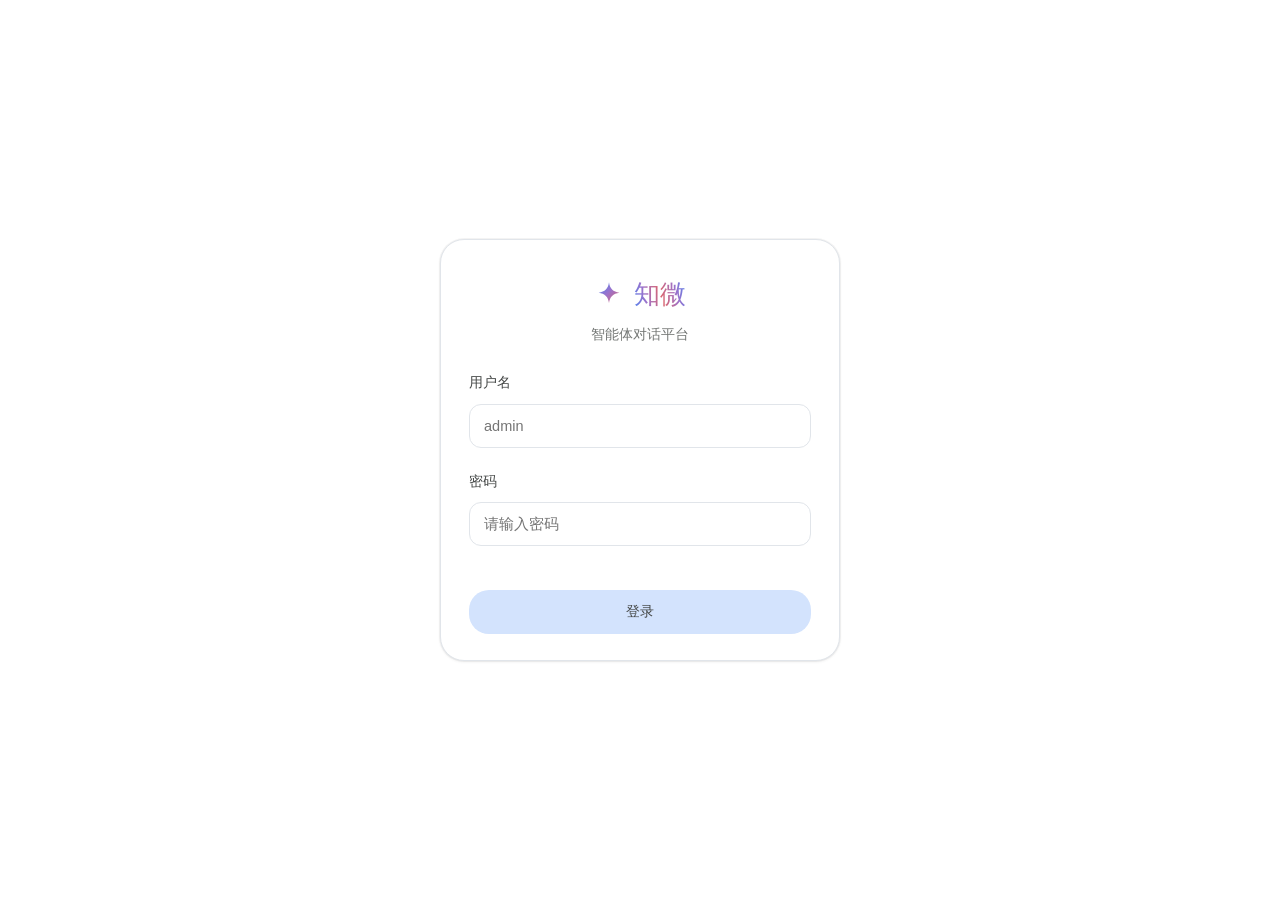
<file: src/main/resources/static/index.html>
<!DOCTYPE html>
<html lang="zh-CN" data-theme="light">
<head>
<meta charset="UTF-8">
<title>知微</title>
<script>
  // 未登录 / token 过期 / 无用户信息 → 登录页；否则进对话页
  // 直接解 JWT exp，避免"token 还在但已过期"被一路送进 chat.html 卡住
  function zwTokenValid(t) {
    if (!t) return false;
    try {
      var s = t.split('.')[1].replace(/-/g, '+').replace(/_/g, '/');
      var p = JSON.parse(decodeURIComponent(escape(atob(s))));
      return !!(p && p.exp && p.exp * 1000 > Date.now() + 5000);
    } catch (e) { return false; }
  }
  var t = localStorage.getItem('zw-token');
  var u = localStorage.getItem('zw-user');
  if (!zwTokenValid(t) || !u) {
    try { localStorage.removeItem('zw-token'); localStorage.removeItem('zw-user'); } catch (e) {}
    location.replace('html/login.html');
  } else {
    location.replace('html/chat.html');
  }
</script>
</head>
<body></body>
</html>
</file>
<file: src/main/resources/static/css/zw.css>
/* ============================================================
   知微 · 设计系统 (zw.css)
   排版与留白参考 ChatGPT，配色与品牌渐变参考 Gemini
   浅色 / 深色，靠 <html data-theme="light|dark"> 切换
   ============================================================ */

:root[data-theme="light"]{
  color-scheme:light;   /* 让原生控件（滚动条、输入框、下拉）跟着主题，不然深色下出白条 */
  --bg:#ffffff;
  --bg-side:#f0f4f9;
  --bg-hover:#e4eaf2;
  --bg-active:#d3e3fd;
  --bg-bubble:#f0f4f9;
  --bg-bubble-user:#d3e3fd;
  --bg-code:#f0f4f9;
  --bg-pop:#ffffff;

  --text:#1f1f1f;
  --text-2:#444746;
  --text-3:#747775;
  --text-4:#a2a8a5;

  --line:#e1e5ea;
  --line-soft:#eef1f4;

  --blue:#0b57d0;
  --blue-soft:#d3e3fd;
  --blue-text:#041e49;
  --purple:#8e5fd4;
  --purple-soft:#eadcff;
  --teal:#10695a;
  --teal-soft:#c8f0e4;
  --amber:#96650a;
  --amber-soft:#ffe7b2;
  --green:#1e8e3e;
  --green-soft:#ceead6;
  --cyan:#007b83;
  --cyan-soft:#cbf0f1;
  --slate:#5f6368;
  --slate-soft:#e8eaed;
  /* 淡蓝实心圆钮（头像 / 发送）：底浅蓝 + 图标深蓝 */
  --soft-blue:#a8c7fa;
  --soft-blue-hover:#96bcf9;
  --soft-blue-fg:#0b2a4a;

  /* 下面这几个之前在规则里用了但没定义，会渲染成"无背景 / 无边框"，补上 */
  --bg-muted:#f1f3f4;
  --border-strong:#c4c7c5;
  --primary-line:#a8c7fa;
  --danger:#d93025;
  --danger-soft:#fce8e6;
  --ok:#1e8e3e;
  --ok-soft:#e6f4ea;

  /* 主按钮：淡蓝底 + 深蓝字（#d3e3fd / #041e49），不再是整块深蓝 */
  --btn:#d3e3fd;
  --btn-x:#444746;
  --btn-off:#dfe3e8;

  --grad:linear-gradient(74deg,#4285f4 0%,#9b72cb 26%,#d96570 52%,#9b72cb 76%,#4285f4 100%);
  --grad-soft:linear-gradient(120deg,rgba(66,133,244,.14),rgba(155,114,203,.16) 50%,rgba(217,101,112,.14));

  --shadow:0 1px 3px rgba(0,0,0,.07), 0 0 0 1px rgba(0,0,0,.04);
  --shadow-pop:0 10px 32px rgba(11,87,208,.16), 0 2px 8px rgba(0,0,0,.06);
}

:root[data-theme="dark"]{
  color-scheme:dark;
  --bg:#1b1c1d;
  --bg-side:#282a2c;
  --bg-hover:#333537;
  --bg-active:#004a77;
  --bg-bubble:#333537;
  --bg-bubble-user:#004a77;
  --bg-code:#131314;
  --bg-pop:#282a2c;

  --text:#e3e3e3;
  --text-2:#c4c7c5;
  --text-3:#9aa0a6;
  --text-4:#6f7377;

  --line:#3c4043;
  --line-soft:#2c2e30;

  --blue:#a8c7fa;
  --blue-soft:#004a77;
  --blue-text:#c2e7ff;
  --purple:#c8a8ff;
  --purple-soft:#3d2b52;
  --teal:#7fd8c4;
  --teal-soft:#123a33;
  --amber:#f0c07a;
  --amber-soft:#4a3a1b;
  --green:#81c995;
  --green-soft:#16391f;
  --cyan:#78d9dc;
  --cyan-soft:#0d3436;
  --slate:#bdc1c6;
  --slate-soft:#3c4043;
  --soft-blue:#a8c7fa;
  --soft-blue-hover:#bcd4fb;
  --soft-blue-fg:#0b2a4a;

  --bg-muted:#2a2b2d;
  --border-strong:#5f6368;
  --primary-line:#8ab4f8;
  --danger:#f28b82;
  --danger-soft:#3b1c1a;
  --ok:#81c995;
  --ok-soft:#16391f;

  --btn:#a8c7fa;
  --btn-x:#062e6f;
  --btn-off:#3c4043;

  --grad:linear-gradient(74deg,#8ab4f8 0%,#c58af9 26%,#ff8bcb 52%,#c58af9 76%,#8ab4f8 100%);
  --grad-soft:linear-gradient(120deg,rgba(138,180,248,.16),rgba(197,138,249,.18) 50%,rgba(255,139,203,.16));

  --shadow:0 1px 3px rgba(0,0,0,.4), 0 0 0 1px rgba(255,255,255,.06);
  --shadow-pop:0 10px 32px rgba(0,0,0,.55);
}

*{box-sizing:border-box;margin:0;padding:0}
a{color:inherit;text-decoration:none}
a:hover{text-decoration:none}
button{font-family:inherit}
input,select,textarea{font-family:inherit}
html,body{height:100%}
body{
  font-family:"Google Sans",ui-sans-serif,-apple-system,BlinkMacSystemFont,"Segoe UI",Roboto,"PingFang SC","Hiragino Sans GB","Microsoft YaHei",sans-serif;
  background:var(--bg); color:var(--text);
  font-size:16px; line-height:1.75;
  -webkit-font-smoothing:antialiased;
}
svg{display:block;flex:none}
button{font-family:inherit;cursor:pointer;border:none;background:none;color:inherit;font-size:inherit}
code,pre,.mono{font-family:"Roboto Mono",ui-monospace,"SFMono-Regular",Menlo,Consolas,monospace}
::selection{background:var(--blue-soft)}

::-webkit-scrollbar{width:10px;height:10px}
::-webkit-scrollbar-track{background:transparent}
::-webkit-scrollbar-thumb{background:var(--line);border-radius:10px;border:3px solid transparent;background-clip:content-box}
::-webkit-scrollbar-thumb:hover{background:var(--text-4);background-clip:content-box}
/* 滚动条槽位常驻：列表从短变长、切页面时滚动条不再挤压内容宽度，避免整块横向抖一下 */
.side-scroll,.scroll,.page{scrollbar-gutter:stable}
/* 只写了 scrollbar-width 时浏览器会用系统默认配色（深色主题下就是白的），必须同时给 scrollbar-color */
.side-scroll,.scroll,.page,.modal-bd,.ms-pop,.rp-body,textarea{
  scrollbar-width:thin;
  scrollbar-color:var(--line) transparent;
}
.side-scroll:hover,.scroll:hover,.page:hover{scrollbar-color:var(--text-4) transparent}

/* 品牌渐变文字 */
.grad{
  background:var(--grad);-webkit-background-clip:text;background-clip:text;
  -webkit-text-fill-color:transparent;color:transparent;
}

/* ============ 外壳 ============ */
.app{display:flex;height:100vh;overflow:hidden}

/* ============ 侧栏 ============ */
.side{
  width:268px;flex:none;background:var(--bg-side);
  display:flex;flex-direction:column;overflow:hidden;
  transition:width .2s ease;
}
.side.collapsed{width:0}
.side-hd{display:flex;align-items:center;gap:2px;padding:10px 12px 4px}
.iconbtn{
  width:36px;height:36px;border-radius:50%;display:flex;align-items:center;justify-content:center;
  color:var(--text-2);flex:none;transition:background .12s;
}
.iconbtn:hover{background:var(--bg-hover)}

.brand{
  display:flex;align-items:center;gap:9px;padding:8px 16px 10px;
  font-size:19px;font-weight:500;letter-spacing:-.01em;
}
.brand .star{width:22px;height:22px;flex:none}

.newchat{
  display:flex;align-items:center;gap:10px;width:100%;
  height:44px;padding:0 12px;border-radius:22px;font-size:14.5px;font-weight:500;
  margin:0 0 8px;background:var(--bg-active);color:var(--blue-text);
  transition:filter .12s,background .12s;
}
.newchat:hover{filter:brightness(.96)}
.newchat .ring{
  width:24px;height:24px;border-radius:50%;
  display:flex;align-items:center;justify-content:center;flex:none;
}

.side-scroll{flex:1;overflow-y:auto;padding:10px 10px 8px}
.group-lbl{font-size:12.5px;font-weight:500;color:var(--text-3);padding:14px 10px 6px}
.item{
  display:block;width:100%;text-align:left;padding:9px 12px;margin-bottom:1px;
  border-radius:22px;font-size:14px;line-height:1.45;color:var(--text-2);
  white-space:nowrap;overflow:hidden;text-overflow:ellipsis;
  transition:background .1s,color .1s;
}
.item:hover{background:var(--bg-hover);color:var(--text)}
.item.active{background:var(--bg-active);color:var(--blue-text);font-weight:500}

/* 带图标的条目（侧栏导航 / 知识库列表） */
.item.flex{display:flex;align-items:center;gap:10px;padding:9px 12px 9px 11px}
.item.flex .t{flex:1;min-width:0;overflow:hidden;text-overflow:ellipsis;white-space:nowrap}
.item .ico{
  width:18px;height:18px;flex:none;display:flex;align-items:center;justify-content:center;
  color:var(--text-3);transition:color .1s;
}
.item:hover .ico{color:var(--text-2)}
.item.active .ico{color:var(--blue-text)}
.item .kbico{
  width:20px;height:20px;border-radius:6px;flex:none;
  display:flex;align-items:center;justify-content:center;
}
.kbico.b{background:var(--blue-soft);color:var(--blue-text)}
.kbico.c{background:var(--cyan-soft);color:var(--cyan)}
.kbico.a{background:var(--amber-soft);color:var(--amber)}
.kbico.s{background:var(--slate-soft);color:var(--slate)}
.item.active .kbico{box-shadow:0 0 0 1px rgba(255,255,255,.55) inset}
.item .spin{
  display:inline-block;width:11px;height:11px;margin-right:8px;vertical-align:-1px;
  border:1.5px solid currentColor;border-top-color:transparent;border-radius:50%;
  animation:sp .7s linear infinite;
}
@keyframes sp{to{transform:rotate(360deg)}}

.side-ft{border-top:1px solid var(--line-soft);padding:8px 10px}
.userrow{display:flex;align-items:center;gap:10px;padding:8px 10px;border-radius:22px;width:100%;font-size:14px}
.userrow:hover{background:var(--bg-hover)}
.avatar{
  width:28px;height:28px;border-radius:50%;flex:none;
  background:var(--soft-blue);color:var(--soft-blue-fg);
  display:flex;align-items:center;justify-content:center;font-size:12.5px;font-weight:600;
}

/* ============ 主区 ============ */
.main{flex:1;min-width:0;display:flex;flex-direction:column;background:var(--bg);position:relative}

.topbar{height:56px;flex:none;display:flex;align-items:center;gap:8px;padding:0 14px;position:relative;z-index:5}
.model{
  display:flex;align-items:center;gap:7px;height:38px;padding:0 12px;border-radius:22px;
  font-size:16px;font-weight:500;transition:background .12s;
}
.model:hover{background:var(--bg-hover)}
.model .star{width:18px;height:18px;flex:none}
.topbar-right{margin-left:auto;display:flex;align-items:center;gap:4px;padding-right:4px}

.scroll{flex:1;overflow-y:auto;overflow-x:hidden}

/* 回到底部：用户向上翻历史时出现，点一下重新跟随流式输出 */
.to-bottom{
  position:absolute;left:50%;transform:translateX(-50%);bottom:132px;
  width:34px;height:34px;border-radius:50%;z-index:6;
  display:flex;align-items:center;justify-content:center;
  background:var(--bg-pop);color:var(--text-2);
  border:1px solid var(--line);box-shadow:0 2px 10px rgba(0,0,0,.10);
  cursor:pointer;transition:opacity .16s,color .16s,border-color .16s;
}
.to-bottom:hover{color:var(--text);border-color:var(--text-4)}
.to-bottom[hidden]{display:none}
.thread{max-width:820px;margin:0 auto;padding:16px 20px 72px}  /* 底部留一点空隙，别顶到输入框 */

/* 用户消息 */
.turn-user{display:flex;flex-direction:column;align-items:flex-end;margin-bottom:28px}
.turn-user .bubble{
  max-width:72%;background:var(--bg-bubble-user);color:var(--blue-text);
  border-radius:20px;padding:11px 20px;font-size:16px;line-height:1.6;
  white-space:pre-wrap;word-break:break-word;
}

/* 助手消息 */
.turn-ai{margin-bottom:8px}
.ai-wrap{display:flex;gap:14px}
.ai-star{
  width:26px;height:26px;flex:none;margin-top:5px;
}
.ai-content{flex:1;min-width:0}
.ai-body{font-size:16px;line-height:1.78}
.ai-body p{margin:0 0 16px}
.ai-body p:last-child{margin-bottom:0}
.ai-body h3{font-size:16px;font-weight:600;margin:22px 0 8px;line-height:1.5}
.ai-body h3:first-child{margin-top:0}
.ai-body ul,.ai-body ol{margin:0 0 16px;padding-left:24px}
.ai-body li{margin:4px 0}
.ai-body strong{font-weight:600}
.ai-body a{color:var(--blue);text-decoration:none;border-bottom:1px solid currentColor}
.ai-body code{background:var(--bg-code);border-radius:6px;padding:2px 6px;font-size:14px;color:var(--text)}
.ai-body pre{background:var(--bg-code);border-radius:14px;padding:16px 18px;overflow-x:auto;margin:0 0 16px;font-size:13.5px;line-height:1.7}
.ai-body pre code{background:none;padding:0;font-size:inherit}
.ai-body table{width:100%;border-collapse:collapse;margin:0 0 16px;font-size:14.5px;border:1px solid var(--line);border-radius:12px;overflow:hidden}
.ai-body th,.ai-body td{padding:10px 14px;text-align:left;border-bottom:1px solid var(--line-soft)}
.ai-body th{background:var(--bg-side);font-weight:600;font-size:13.5px}
.ai-body tr:last-child td{border-bottom:none}

/* 行内引用角标（按来源序号着色） */
.cite{
  display:inline-flex;align-items:center;justify-content:center;min-width:17px;height:17px;
  padding:0 5px;margin:0 2px;border-radius:9px;
  font-size:11.5px;font-weight:600;vertical-align:1px;cursor:pointer;
  font-family:"Roboto Mono",ui-monospace,monospace;
  transition:filter .12s;
}
.cite:hover{filter:brightness(.94)}
.cite.c1{background:var(--blue-soft);color:var(--blue-text)}
.cite.c2{background:var(--cyan-soft);color:var(--cyan)}
.cite.c3{background:var(--amber-soft);color:var(--amber)}
.cite.c4{background:var(--slate-soft);color:var(--slate)}
:root[data-theme="dark"] .cite.c1{color:#c2e7ff}
:root[data-theme="dark"] .cite.c2{color:#9fe6e8}
:root[data-theme="dark"] .cite.c3{color:#f5d79b}
:root[data-theme="dark"] .cite.c4{color:#dadce0}

/* 过程行：思考 / 技能 / 检索 */
.step{margin:0 0 8px}
.step-hd{
  display:inline-flex;align-items:center;gap:9px;
  padding:6px 14px 6px 9px;margin-left:-9px;border-radius:20px;
  font-size:14px;color:var(--text-2);line-height:1.5;
  transition:background .12s;
}
.step-hd:hover{background:var(--bg-hover)}
.step-hd .ic{
  width:22px;height:22px;border-radius:50%;display:flex;align-items:center;justify-content:center;flex:none;
}
.ic-think{background:var(--slate-soft);color:var(--slate)}
/* 思考中：GPT 式呼吸（图标明暗缩放 + 圆底光圈外扩）。
   注意：动画跑在 .ic-think 节点上，渲染层必须原位更新，不能每次事件重建 DOM，否则等于每帧重启动画 */
.step.streaming .ic-think{animation:thinkBreath 1.8s ease-in-out infinite}
.step.streaming .ic-think svg{animation:thinkIcon 1.8s ease-in-out infinite}
@keyframes thinkBreath{
  0%,100%{box-shadow:0 0 0 0 rgba(148,118,240,.34);transform:scale(.94)}
  55%{box-shadow:0 0 0 7px rgba(148,118,240,0);transform:scale(1.06)}
}
@keyframes thinkIcon{
  0%,100%{opacity:.4;transform:scale(.9)}
  55%{opacity:1;transform:scale(1.06)}
}
/* 「思考中」文字做柔和流光 */
.step.streaming .step-label{
  background:linear-gradient(90deg,var(--text-3) 15%,var(--text) 45%,var(--text-3) 75%);
  background-size:220% 100%;
  -webkit-background-clip:text;background-clip:text;color:transparent;
  animation:thinkShimmer 2s linear infinite;
}
@keyframes thinkShimmer{
  0%{background-position:130% 0}
  100%{background-position:-130% 0}
}
/* 工具执行中（ToolStart → ToolEnd 之间）：图标也跟着呼吸，别让「搜索中」看着像静止标题 */
.step.running .ic{animation:thinkIcon 1.8s ease-in-out infinite}
/* 回答进行中：一侧的星标也跟着呼吸，GPT 那种"正在生成"的观感 */
.turn-ai.ai-live .ai-star{animation:starBreath 2.2s ease-in-out infinite}
@keyframes starBreath{
  0%,100%{opacity:.55;transform:scale(.9) rotate(0deg)}
  50%{opacity:1;transform:scale(1.07) rotate(9deg)}
}
/* 流式期间操作条不显示 */
.msg-actions[hidden]{display:none}
/* 断点续传：有中断快照时给出的「继续生成」 */
.resume-bar{
  display:flex;align-items:center;gap:10px;width:fit-content;
  margin:2px 0 20px;padding:7px 8px 7px 14px;
  border:1px dashed var(--line);border-radius:14px;
  font-size:13px;color:var(--text-2);
}
.resume-bar .rs-btn{height:28px;padding:0 12px;font-size:12.5px;border-radius:14px}
.ic-skill{background:var(--amber-soft);color:var(--amber)}
.ic-kb{background:var(--blue-soft);color:var(--blue-text)}
:root[data-theme="dark"] .ic-think{color:#dadce0}
:root[data-theme="dark"] .ic-skill{color:#f5d79b}
.step-hd .chev{transition:transform .18s;color:var(--text-3);margin-left:2px}
.step.open .chev{transform:rotate(180deg)}
.step-bd{
  display:none;margin:6px 0 16px;padding-left:16px;border-left:2px solid var(--line-soft);
  font-size:14px;color:var(--text-2);line-height:1.72;
}
.step.open .step-bd{display:block}
.step-bd .kv{margin:0 0 12px}
.step-bd .kv:last-child{margin-bottom:0}
.step-bd .k{font-size:12.5px;color:var(--text-3);margin-bottom:4px}
.step-bd pre{background:var(--bg-code);border-radius:10px;padding:10px 13px;font-size:12.5px;line-height:1.65;overflow-x:auto;color:var(--text-2)}
/* 用户主动停止：中性灰标签，不要跟真正的报错混在一起 */
.stopped{
  display:inline-flex;align-items:center;gap:6px;margin:2px 0 6px;
  padding:4px 10px;border-radius:9px;background:var(--bg-side);
  font-size:12.5px;color:var(--text-3);
}
.hit{margin-bottom:10px}
.hit:last-child{margin-bottom:0}
.hit-t{font-size:13.5px;font-weight:600;display:flex;align-items:center;gap:7px;flex-wrap:wrap}
.hit-t .num{
  width:18px;height:18px;border-radius:50%;display:inline-flex;align-items:center;justify-content:center;
  font-size:11px;font-weight:600;flex:none;font-family:"Roboto Mono",ui-monospace,monospace;
}
.hit-t .num.n1{background:var(--blue-soft);color:var(--blue-text)}
.hit-t .num.n2{background:var(--cyan-soft);color:var(--cyan)}
.hit-t .num.n3{background:var(--amber-soft);color:var(--amber)}
.hit-p{font-size:12.5px;color:var(--text-3);font-weight:400}
.hit-x{font-size:13.5px;color:var(--text-2);margin-top:3px;display:-webkit-box;-webkit-line-clamp:2;-webkit-box-orient:vertical;overflow:hidden}

/* 命中片段：整体一个长方体（原来只有过程区一条左竖线，等于"半包"），默认折叠，展开后内部滚动 */
.hits-box{border:1px solid var(--line);border-radius:12px;background:var(--bg);overflow:hidden}
.hits-list{max-height:92px;overflow:hidden;padding:11px 13px 4px}
.hits-box.open .hits-list{max-height:340px;overflow-y:auto;padding-bottom:12px}
.hits-box.open .hit-x{-webkit-line-clamp:unset;display:block}
.hits-more{
  display:block;width:100%;padding:7px 10px;border:none;border-top:1px solid var(--line-soft);
  background:transparent;color:var(--text-2);font-size:12.5px;cursor:pointer;text-align:center;
}
.hits-more:hover{background:var(--bg-hover);color:var(--text)}
/* 已经有了完整边框，过程区那条左竖线就是多余的双边框 */
.step-bd:has(.hits-box){border-left:0;padding-left:0}

/* 来源卡片（彩色顶边） */
.srcs{margin:22px 0 0}
.srcs-hd{font-size:13px;font-weight:600;color:var(--text-2);margin-bottom:10px;display:flex;align-items:center;gap:8px}
/* 来源卡片：一列占满整行，多条从上往下叠放 */
.src-grid{display:grid;grid-template-columns:1fr;gap:10px}
.src{
  position:relative;border:1px solid var(--line);border-radius:14px;padding:13px 15px 13px;
  cursor:pointer;transition:box-shadow .14s,transform .14s,background .14s;min-width:0;overflow:hidden;
}
.src::before{content:'';position:absolute;left:0;top:0;bottom:0;width:3px}
.src.s1::before{background:#4285f4}
.src.s2::before{background:#00a3ab}
.src.s3::before{background:#f9ab00}
.src.s4::before{background:#9aa0a6}
.src:hover{background:var(--bg-side);box-shadow:var(--shadow);transform:translateY(-1px)}
.src-t{font-size:13.5px;font-weight:600;line-height:1.4;margin-bottom:4px;display:flex;align-items:center;gap:7px}
.src-t .n{
  flex:none;width:18px;height:18px;border-radius:50%;display:inline-flex;align-items:center;justify-content:center;
  font-size:11px;font-weight:600;font-family:"Roboto Mono",ui-monospace,monospace;
}
.src.s1 .n{background:var(--blue-soft);color:var(--blue-text)}
.src.s2 .n{background:var(--cyan-soft);color:var(--cyan)}
.src.s3 .n{background:var(--amber-soft);color:var(--amber)}
.src.s4 .n{background:var(--slate-soft);color:var(--slate)}
.src-f{font-size:12.5px;color:var(--text-3);margin-bottom:5px;white-space:nowrap;overflow:hidden;text-overflow:ellipsis;display:none}
.src.open .src-f{display:block}
.src{cursor:pointer;scroll-margin-top:90px}
/* 来源卡片默认整块折叠：只留「标号 + 文件名」，点一下才展开成滚动窗口 */
.src-x{display:none}
.src.open .src-x{display:block;max-height:360px;overflow-y:auto}
.src-x{font-size:12.5px;color:var(--text-3);line-height:1.6}
.src-x img{max-width:100%;max-height:220px;border-radius:8px;margin:6px 0;border:1px solid var(--line-soft);display:block}

/* ============ 输入区 ============ */
.composer-wrap{flex:none;padding:0 20px 14px;position:relative}
.composer-wrap::before{
  content:'';position:absolute;left:0;right:0;top:-60px;height:60px;
  background:linear-gradient(to top,var(--bg),transparent);pointer-events:none;
}
.composer{max-width:820px;margin:0 auto;position:relative}
.box{
  /* 极细边框 + 底色比页面底稍深一点点 */
  background:#e9eef6;border-radius:28px;padding:12px 12px 8px;
  border:1px solid #dbe2ec;
  transition:box-shadow .15s,border-color .15s,background .15s;
}
.box:focus-within{
  border-color:#c8d4e4;                /* 只加深描边，不加粗 */
  box-shadow:0 1px 8px rgba(11,87,208,.07);
}
.box textarea{
  width:100%;border:none;outline:none;background:transparent;resize:none;
  font-family:inherit;font-size:16px;line-height:24px;color:var(--text);
  /* 一行 = 24(行高) + 4 + 6(内边距) = 34px；JS 按同样的公式算多行高度 */
  padding:4px 8px 6px;height:34px;overflow-y:auto;
}
.box textarea::placeholder{color:var(--text-3)}
.bar{display:flex;align-items:center;gap:6px;padding:0 2px}
.rbtn{
  width:36px;height:36px;border-radius:50%;display:flex;align-items:center;justify-content:center;
  color:var(--text-2);transition:background .12s,color .12s;
}
.rbtn:hover{background:var(--bg-hover);color:var(--text)}
.rbtn.wide{width:auto;border-radius:20px;padding:0 12px;gap:7px;font-size:13.5px;font-weight:500;height:32px}
.rbtn.on{background:var(--soft-blue);color:var(--soft-blue-fg)}
.rbtn.off{color:var(--text-4);cursor:not-allowed}
.rbtn.off:hover{background:none;color:var(--text-4)}
.bar-right{margin-left:auto;display:flex;align-items:center;gap:8px}
.send{
  width:38px;height:38px;border-radius:50%;
  background:var(--soft-blue);color:var(--soft-blue-fg);
  display:flex;align-items:center;justify-content:center;
  transition:background .12s;
}
.send:hover{background:var(--soft-blue-hover)}
.send.off{background:var(--btn-off);color:var(--text-4);cursor:not-allowed}
.send.off:hover{background:var(--btn-off)}
.tip{font-size:11.5px;color:var(--text-3);text-align:center;margin-top:10px}

/* 空态 */
.hello{display:flex;align-items:center;justify-content:center;flex-direction:column;padding:48px 16px 24px}
.hello .big{width:40px;height:40px;margin-bottom:18px}
.hello h1{font-size:32px;font-weight:500;letter-spacing:-.02em;line-height:1.3;text-align:center}
.hello .sub{font-size:15px;color:var(--text-3);margin-top:8px;text-align:center}

/* ============ 通用组件 ============ */
.page{flex:1;min-width:0;overflow-y:auto;background:var(--bg)}
.page-inner{max-width:940px;margin:0 auto;padding:40px 26px 80px}
.page-hd{display:flex;align-items:center;gap:12px;margin-bottom:8px}
.page-hd h2{font-size:26px;font-weight:500;letter-spacing:-.02em}
.page-desc{font-size:14.5px;color:var(--text-3);margin-bottom:34px;line-height:1.7}

.btn{height:38px;padding:0 18px;border-radius:20px;font-size:14px;font-weight:500;display:inline-flex;align-items:center;gap:8px;transition:box-shadow .12s,background .12s,filter .12s}
.btn.solid{background:var(--btn);color:var(--btn-x)}
.btn.solid:hover{filter:brightness(.97);box-shadow:0 1px 6px rgba(11,87,208,.18)}
.btn.line{border:1px solid var(--line);color:var(--text-2)}
.btn.line:hover{background:var(--bg-hover);color:var(--text)}
.btn.sm{height:32px;padding:0 14px;font-size:13.5px}

.tbl{width:100%;border-collapse:collapse}
.tbl th{font-size:12.5px;font-weight:500;color:var(--text-3);text-align:left;padding:0 14px 10px;border-bottom:1px solid var(--line)}
.tbl td{padding:16px 14px;border-bottom:1px solid var(--line-soft);font-size:14.5px;vertical-align:middle}
.tbl tbody tr{transition:background .1s}
.tbl tbody tr:hover{background:var(--bg-side)}
.tbl .name{font-weight:500}
.tbl .sub{font-size:12.5px;color:var(--text-3);margin-top:2px}
.fileico{width:28px;height:28px;border-radius:8px;display:inline-flex;align-items:center;justify-content:center;flex:none;margin-right:3px}
.fi-blue{background:var(--blue-soft);color:var(--blue-text)}
.fi-cyan{background:var(--cyan-soft);color:var(--cyan)}
.fi-amber{background:var(--amber-soft);color:var(--amber)}
.fi-slate{background:var(--slate-soft);color:var(--slate)}

.pill{display:inline-flex;align-items:center;gap:5px;font-size:12.5px;font-weight:500;padding:3px 10px;border-radius:999px;background:var(--bg-bubble);color:var(--text-2)}
.pill.blue{background:var(--blue-soft);color:var(--text-2)}
.pill.green{background:var(--green-soft);color:var(--green)}
.pill.cyan{background:var(--cyan-soft);color:var(--cyan)}
.pill.slate{background:var(--slate-soft);color:var(--slate)}
.pill.teal{background:var(--teal-soft);color:var(--teal)}
.pill.amber{background:var(--amber-soft);color:var(--amber)}
.pill.grad{background:var(--grad-soft);color:var(--text-2)}
:root[data-theme="dark"] .pill.green{color:#a8dab5}
:root[data-theme="dark"] .pill.cyan{color:#9fe6e8}
:root[data-theme="dark"] .pill.teal{color:#a9e8d8}
:root[data-theme="dark"] .pill.amber{color:#f5d79b}
:root[data-theme="dark"] .pill.slate{color:#dadce0}

.field{margin-bottom:22px}
.field>label{display:block;font-size:13.5px;font-weight:500;color:var(--text-2);margin-bottom:9px}
.input,.select{width:100%;height:44px;border:1px solid var(--line);border-radius:12px;background:var(--bg);padding:0 14px;font-family:inherit;font-size:14.5px;color:var(--text);outline:none;transition:border-color .12s,box-shadow .12s}
textarea.input{height:auto;padding:12px 14px;line-height:1.65;resize:vertical}
.input:focus,.select:focus{border-color:transparent;box-shadow:0 0 0 2px rgba(66,133,244,.4)}
.hint{font-size:12.5px;color:var(--text-3);margin-top:8px;line-height:1.6}
.row2{display:grid;grid-template-columns:1fr 1fr;gap:18px}

.seg{display:inline-flex;gap:4px;background:var(--bg-side);padding:4px;border-radius:24px}
.seg button{height:34px;padding:0 18px;border-radius:20px;font-size:13.5px;font-weight:500;color:var(--text-2);transition:background .12s,color .12s,box-shadow .12s}
.seg button.on{background:var(--bg);color:var(--blue-text);box-shadow:0 1px 3px rgba(0,0,0,.1)}
:root[data-theme="dark"] .seg button.on{background:var(--bg-active);color:var(--blue-text)}

.sw{width:40px;height:24px;border-radius:12px;background:var(--btn-off);position:relative;transition:background .16s;flex:none}
.sw::after{content:'';position:absolute;top:3px;left:3px;width:18px;height:18px;border-radius:50%;background:#fff;transition:left .16s;box-shadow:0 1px 3px rgba(0,0,0,.2)}
.sw.on{background:var(--blue-soft)}
.sw.on::after{left:19px;background:#4285f4}

.tabs{display:flex;gap:6px;margin-bottom:18px}
.tabs button{padding:8px 16px;border-radius:20px;font-size:14px;font-weight:500;color:var(--text-2);transition:background .12s,color .12s}
.tabs button:hover{background:var(--bg-hover)}
.tabs button.on{background:var(--bg-active);color:var(--blue-text)}

.chunk{border:1px solid var(--line-soft);border-radius:14px;padding:13px 15px;margin-bottom:10px;transition:background .12s,box-shadow .12s}
.chunk:hover{background:var(--bg-side);box-shadow:var(--shadow)}
.chunk-hd{font-size:12.5px;font-weight:500;color:var(--text-3);margin-bottom:7px;display:flex;align-items:center;gap:8px}
.chunk-hd .mk{font-size:11px;font-weight:600;padding:2px 8px;border-radius:9px;font-family:"Roboto Mono",ui-monospace,monospace}
.mk.c{background:var(--blue-soft);color:var(--blue-text)}
.mk.p{background:var(--amber-soft);color:var(--amber)}
.chunk-x{font-size:13.5px;color:var(--text-2);line-height:1.7;max-height:78px;overflow:hidden}

/* 切块预览也收进一个长方体，交互跟对话页的命中片段一致 */
.chunks-box{border:1px solid var(--line);border-radius:14px;background:var(--bg);overflow:hidden}
.chunks-list{max-height:300px;overflow:hidden;padding:4px 6px}
.chunks-box.open .chunks-list{max-height:560px;overflow-y:auto}
.chunks-list .chunk{border:0;border-bottom:1px solid var(--line-soft);border-radius:0;margin:0;padding:11px 9px}
.chunks-list .chunk:last-child{border-bottom:0}
.chunks-list .chunk:hover{background:var(--bg-side);box-shadow:none}

.grid{display:grid;grid-template-columns:repeat(auto-fill,minmax(300px,1fr));gap:14px}
.tile{border:1px solid var(--line);border-radius:18px;padding:20px 20px 16px;transition:box-shadow .14s,transform .14s;cursor:pointer;position:relative;overflow:hidden}
.tile::before{content:'';position:absolute;left:0;top:0;right:0;height:3px}
.tile.t1::before{background:linear-gradient(90deg,#4285f4,#9b72cb)}
.tile.t2::before{background:linear-gradient(90deg,#00a3ab,#4285f4)}
.tile.t3::before{background:linear-gradient(90deg,#f9ab00,#4285f4)}
.tile:hover{box-shadow:var(--shadow-pop);transform:translateY(-2px)}
.tile-hd{display:flex;align-items:center;gap:12px;margin-bottom:10px}
.tile-ico{width:38px;height:38px;border-radius:12px;display:flex;align-items:center;justify-content:center;flex:none}
.ti-blue{background:var(--blue-soft);color:var(--blue-text)}
.ti-purple{background:var(--purple-soft);color:var(--purple)}
.ti-teal{background:var(--teal-soft);color:var(--teal)}
.tile-name{font-size:15px;font-weight:500;overflow:hidden;text-overflow:ellipsis;white-space:nowrap}
.tile-x{
  font-size:13.5px;color:var(--text-3);line-height:1.65;min-height:44px;
  /* 描述可能很长（英文技能包常见几百字），限 3 行，超出省略，避免把卡片撑炸 */
  display:-webkit-box;-webkit-line-clamp:3;-webkit-box-orient:vertical;
  overflow:hidden;text-overflow:ellipsis;
  word-break:break-word;
}
.tile-ft{display:flex;align-items:center;gap:8px;margin-top:16px}

.stats{display:grid;grid-template-columns:repeat(4,1fr);gap:14px;margin-bottom:38px}
@media (max-width:820px){.stats{grid-template-columns:1fr 1fr}}
.stat{border:1px solid var(--line);border-radius:18px;padding:18px 20px;position:relative;overflow:hidden}
.stat::before{content:'';position:absolute;left:0;top:0;bottom:0;width:3px}
.stat.v1::before{background:#4285f4}
.stat.v2::before{background:#00a3ab}
.stat.v3::before{background:#f9ab00}
.stat.v4::before{background:#9aa0a6}
.stat .k{font-size:12.5px;color:var(--text-3);font-weight:500}
.stat .v{font-size:28px;font-weight:500;letter-spacing:-.02em;margin-top:6px;line-height:1.2}
.stat .s{font-size:12px;color:var(--text-3);margin-top:4px}

.panel{border:1px solid var(--line);border-radius:20px;padding:24px;background:var(--bg)}
.panel.tint{background:var(--grad-soft)}
.drop{border:1.5px dashed var(--line);border-radius:16px;padding:30px 18px;text-align:center;cursor:pointer;transition:background .12s,border-color .12s}
.drop:hover{background:var(--bg-side);border-color:var(--blue)}
.drop .t{font-size:14.5px;font-weight:500;margin-top:12px}
.drop .d{font-size:12.5px;color:var(--text-3);margin-top:5px}

.empty{text-align:center;padding:64px 20px;color:var(--text-3);font-size:14px;line-height:1.9}

.fab{
  position:fixed;right:22px;bottom:22px;z-index:99;width:44px;height:44px;border-radius:50%;
  background:var(--bg-pop);color:var(--text-2);border:1px solid var(--line);
  box-shadow:var(--shadow-pop);display:flex;align-items:center;justify-content:center;
}
.fab:hover{background:var(--bg-hover);color:var(--text)}

/* ============================================================
   打磨层：焦点可见性 / 过渡 / 进场动画 / 骨架屏 / 多选下拉 / 响应式
   ============================================================ */

/* ---------- 焦点与按压 ---------- */
:focus-visible { outline: 2px solid var(--blue); outline-offset: 2px; border-radius: 6px; }
input:focus-visible, textarea:focus-visible, select:focus-visible, .input:focus-visible { outline: none; }
.btn:active, .iconbtn:active, .rbtn:active, .send:active, .fab:active { transform: translateY(.5px); }

/* ---------- 统一过渡 ---------- */
.item, .btn, .iconbtn, .rbtn, .send, .tile, .src, .chunk, .kb-row, .file-row, .tab, .pill, .cite {
  transition: background .13s ease, color .13s ease, border-color .13s ease,
              box-shadow .16s ease, transform .16s ease, opacity .13s ease;
}

/* ---------- 弹窗进场 ---------- */
@keyframes zwFade { from { opacity: 0 } to { opacity: 1 } }
@keyframes zwPop  { from { opacity: 0; transform: translateY(8px) scale(.985) } to { opacity: 1; transform: none } }
.mask {
  position: fixed; inset: 0; z-index: 200;
  display: flex; align-items: center; justify-content: center;
  padding: 24px;
  background: rgba(17,20,24,.42);
  backdrop-filter: blur(2px);
  animation: zwFade .14s ease-out;
}
.modal {
  position: relative;
  display: flex; flex-direction: column;
  width: 640px; max-width: min(94vw, 900px); max-height: 86vh;
  background: var(--bg-pop);
  border: 1px solid var(--line);
  border-radius: 20px;
  box-shadow: var(--shadow-pop);
  overflow: hidden;
  animation: zwPop .18s cubic-bezier(.2,.8,.3,1);
}
@media (max-width: 720px) {
  .mask { padding: 12px; align-items: flex-end; }
  .modal { width: 100%; max-width: 100%; max-height: 88vh; border-radius: 18px 18px 0 0; }
}

/* ---------- 骨架屏 ---------- */
.skel {
  height: 14px; border-radius: 7px;
  background: linear-gradient(90deg, var(--bg-muted) 25%, var(--bg-hover) 37%, var(--bg-muted) 63%);
  background-size: 400% 100%; animation: zwSkel 1.3s ease-in-out infinite;
}
.skel.w60 { width: 60% } .skel.w40 { width: 40% } .skel.w80 { width: 80% }
@keyframes zwSkel { from { background-position: 100% 0 } to { background-position: 0 0 } }

/* ---------- 多选下拉 ---------- */
.ms { position: relative; display: inline-block; }
.ms-btn {
  display: inline-flex; align-items: center; gap: 8px;
  height: 36px; padding: 0 12px 0 14px; border-radius: 18px;
  border: 1px solid var(--line); background: var(--bg);
  color: var(--text-2); font-size: 13.5px; font-weight: 500; max-width: 260px;
}
.ms-btn:hover { background: var(--bg-hover); color: var(--text); }
.ms-btn.on { border-color: var(--primary-line); background: var(--blue-soft); color: var(--blue-text); }
.ms-btn .lb { overflow: hidden; text-overflow: ellipsis; white-space: nowrap; }
.ms-btn .badge {
  flex: none; min-width: 18px; height: 18px; padding: 0 5px; border-radius: 9px;
  background: var(--blue); color: #fff; font-size: 11px; font-weight: 600;
  display: inline-flex; align-items: center; justify-content: center;
}
.ms-btn .arw { flex: none; color: var(--text-3); transition: transform .18s ease; }
.ms.open .ms-btn .arw { transform: rotate(180deg); }

.ms-pop {
  position: fixed; z-index: 210;
  min-width: 232px; max-height: 320px; overflow-y: auto;
  /* 与输入框同一套：极细描边 + 底色微加深 */
  background: #edf1f7; border: 1px solid #dbe2ec; border-radius: 14px;
  box-shadow: 0 8px 24px rgba(15, 23, 42, .10); padding: 6px;
  animation: zwPop .16s cubic-bezier(.2,.8,.3,1);
}
.ms-item {
  display: flex; align-items: center; gap: 10px; width: 100%; text-align: left;
  padding: 8px 10px; border-radius: 9px; font-size: 14px; color: var(--text);
}
.ms-item:hover { background: var(--bg-hover); }
.ms-item .box {
  width: 17px; height: 17px; flex: none; border-radius: 5px;
  border: 1.5px solid var(--border-strong); background: var(--bg);
  display: flex; align-items: center; justify-content: center;
  transition: background .12s, border-color .12s;
}
.ms-item .box svg { opacity: 0; transition: opacity .12s; }
.ms-item.checked .box { background: var(--blue); border-color: var(--blue); }
.ms-item.checked .box svg { opacity: 1; }
.ms-item .t { flex: 1; min-width: 0; overflow: hidden; text-overflow: ellipsis; white-space: nowrap; }
.ms-sep { height: 1px; background: var(--line-soft); margin: 5px 6px; }
.ms-foot { display: flex; align-items: center; gap: 6px; padding: 6px 8px 2px; }
.ms-foot .btn { height: 28px; padding: 0 10px; font-size: 12.5px; border-radius: 14px; }

/* ---------- 状态与提示 ---------- */
.empty {
  border-radius: 16px; color: var(--text-3);
}
.empty .big { width: 42px; height: 42px; margin: 0 auto 12px; border-radius: 12px;
  background: var(--bg-muted); display: flex; align-items: center; justify-content: center; color: var(--text-3); }

.loading { display: flex; align-items: center; gap: 9px; color: var(--text-3); font-size: 13.5px; padding: 18px 4px; }
.loading .dot { width: 7px; height: 7px; border-radius: 50%; background: var(--text-4); animation: zwBounce 1s infinite ease-in-out; }
.loading .dot:nth-child(2) { animation-delay: .14s }
.loading .dot:nth-child(3) { animation-delay: .28s }
@keyframes zwBounce { 0%,80%,100% { opacity:.35; transform: translateY(0) } 40% { opacity:1; transform: translateY(-3px) } }

/* ---------- 细滚动条统一（颜色在文件顶部随 :root 变量走） ---------- */

/* ---------- 响应式：窄屏侧栏改成浮层 ---------- */
@media (max-width: 900px) {
  .side { position: fixed; left: 0; top: 0; bottom: 0; z-index: 80; box-shadow: var(--shadow-pop); }
  .side.collapsed { width: 0; box-shadow: none; }
  .page-inner { padding: 24px 16px 64px; }
  .thread { padding: 12px 14px 8px; }
  .topbar { padding: 0 10px; }
  .topbar-right .pill { display: none; }
}
@media (max-width: 640px) {
  .hide-sm { display: none !important; }
  .stat .v { font-size: 22px; }
}

/* ---------- Toast（改用类，深色模式才跟着变） ---------- */
.zw-toast {
  position: fixed; left: 50%; top: 24px; z-index: 999;
  transform: translate(-50%, -6px);
  padding: 11px 18px; border-radius: 12px; font-size: 14px; max-width: 70vw;
  background: var(--bg-pop); color: var(--text); border: 1px solid var(--line);
  box-shadow: var(--shadow-pop); opacity: 0; pointer-events: none;
  transition: opacity .18s ease, transform .18s ease;
}
.zw-toast.show { opacity: 1; transform: translate(-50%, 0); }
.zw-toast.error { background: var(--danger-soft); color: var(--danger); border-color: var(--danger); }
.zw-toast.ok { background: var(--ok-soft); color: var(--ok); border-color: var(--ok); }
:root[data-theme="dark"] .zw-toast.error { border-color: #7a302b; }
:root[data-theme="dark"] .zw-toast.ok { border-color: #2e5f3c; }

/* ---------- 空态垂直居中（原来贴在顶部） ---------- */
.hello { min-height: min(54vh, 420px); }

/* ---------- 表格空态不要撑出巨大留白 ---------- */
.tbl td.empty { padding: 36px 20px !important; }

/* ---------- 补齐：弹窗头尾 / 文字按钮 / 失败标签（上一轮重写时漏定义，页面一直在裸奔） ---------- */
.modal-hd {
  flex: none; display: flex; align-items: center; gap: 10px;
  padding: 16px 20px; border-bottom: 1px solid var(--line);
}
.modal-hd h3 { font-size: 15px; font-weight: 600; letter-spacing: -.01em; }
.modal-ft {
  flex: none; display: flex; align-items: center; gap: 8px;
  padding: 14px 20px; border-top: 1px solid var(--line); background: var(--bg-side);
}
.modal-ft .right { margin-left: auto; display: flex; gap: 8px; }
.modal-bd { flex: 1; overflow-y: auto; padding: 20px; }

.btn.tt { background: transparent; color: var(--text-2); padding: 0 10px; }
.btn.tt:hover { background: var(--bg-hover); color: var(--text); }
.btn.tt.danger { color: var(--danger); }
.btn.tt.danger:hover { background: var(--danger-soft); }

.pill.bad { background: rgba(217,48,37,.12); color: var(--danger); }
:root[data-theme="dark"] .pill.bad { background: rgba(242,139,130,.16); color: var(--danger); }

/* 弹窗里的小方块图标底色（.file-pick / .doc 用得到） */
.pick-ico {
  width: 30px; height: 30px; border-radius: 9px; flex: none;
  display: inline-flex; align-items: center; justify-content: center;
  background: var(--bg-muted); color: var(--text-2);
}

/* ---------- 兜底：hidden 属性必须真的隐藏 ----------
   之前 .ms-btn .badge 写了 display:inline-flex，把 UA 的 [hidden]{display:none} 盖掉了，
   导致「全部知识库」按钮右边一直挂着一个空的蓝点。这里统一兜住。 */
[hidden] { display: none !important; }

/* 多选数字角标：没用 hidden，走类切换（双保险） */
.ms-btn .badge { display: none; }
.ms-btn .badge.show { display: inline-flex; }


/* ---------- 弹窗内容（Dialog 组件） ---------- */
.dlg { width: 460px; }
.dlg-bd { padding: 20px; }
.dlg-msg { font-size: 14px; line-height: 1.75; color: var(--text-2); white-space: pre-wrap; }
.dlg .field:last-child { margin-bottom: 0; }
.dlg-err { font-size: 12.5px; color: var(--danger); margin-top: 6px; }
.dlg .field.has-err .input, .dlg .field.has-err .select { border-color: var(--danger); }
.btn.danger-solid { background: var(--danger); color: #fff; }
.btn.danger-solid:hover { filter: brightness(.94); }
.ms-pop { background: var(--bg-pop); }

/* 暗色：输入框与弹层同样"极细描边 + 稍深底色" */
:root[data-theme="dark"] .box{background:#232527;border-color:#34383d}
:root[data-theme="dark"] .box:focus-within{border-color:#454a50;box-shadow:0 1px 8px rgba(0,0,0,.35)}
:root[data-theme="dark"] .ms-pop{background:#26282a;border-color:#34383d;box-shadow:0 8px 24px rgba(0,0,0,.45)}

/* ---------- 表格操作列不换行（管理/知识库页的按钮列） ---------- */
.tbl td:last-child, .tbl th:last-child { white-space: nowrap; }
.tbl td .btn + .btn { margin-left: 4px; }

/* ---------- 多选：部分选中时「全部」显示为横线（indeterminate） ---------- */
.ms-item .box { position: relative; }
.ms-item.partial .box { background: var(--blue); border-color: var(--blue); }
.ms-item.partial .box svg { opacity: 0; }
.ms-item.partial .box::after {
  content: ''; position: absolute; width: 9px; height: 2px; border-radius: 1px; background: #fff;
}

/* 模型选择器（WorkBuddy 风格自绘弹出菜单） */
.model-picker{position:relative}
.model-menu{
  position:absolute;left:0;bottom:calc(100% + 8px);
  width:250px;max-height:340px;overflow-y:auto;
  /* 与知识库下拉同一套配色：浅灰蓝底 + 淡蓝描边 */
  background:#edf1f7;border:1px solid #dbe2ec;
  border-radius:14px;box-shadow:0 8px 24px rgba(15,23,42,.10);
  padding:6px;z-index:80;
}
:root[data-theme="dark"] .model-menu{background:#26282a;border-color:#34383d;box-shadow:0 8px 24px rgba(0,0,0,.5)}
.model-item{
  display:flex;align-items:center;gap:8px;
  padding:8px 10px;border-radius:9px;
  font-size:13.5px;color:var(--text);cursor:pointer;white-space:nowrap;
}
.model-item:hover{background:var(--bg-hover)}
.model-item.on{background:var(--bg-active);font-weight:600}
.model-item .check{margin-left:auto;color:var(--text-2);font-size:12px}

/* ============ 空态（ChatGPT 风格）：问候 + 输入框居中 ============ */
.hello-slot{display:none}
body.chat-empty .scroll{display:none}
body.chat-empty .hello-slot{
  flex:1;display:flex;flex-direction:column;
  align-items:center;justify-content:center;
  padding-bottom:12vh;   /* 视觉重心略偏上，像 ChatGPT */
}
body.chat-empty .thread{padding-bottom:16px}
body.chat-empty .hello{min-height:0;padding:0 16px}

/* 切块预览里的图片（MinerU 解析出的图片资产） */
.chunk-img{margin:8px 0 6px}
.chunk-img img{
  max-width:100%;max-height:260px;border-radius:10px;
  border:1px solid var(--line-soft);background:var(--bg-muted);display:block;
}

/* 明确允许正文选中/复制（避免被外层样式影响） */
.ai-body,.chunk-x,.src-x,.step-bd,.src-t,.src-f,.hit-x{
  -webkit-user-select:text;user-select:text;
}

/* 用户提问的操作条：右对齐，只有复制（要跟气泡留点缝，否则按 30px 高的按钮会压到气泡圆角上） */
.msg-actions.user-actions{margin:4px 0 0 0;justify-content:flex-end;height:30px}

/* 回答操作条：照 ChatGPT —— 纯图标、默认淡、悬停变深 */
.msg-actions{
  display:flex;align-items:center;gap:2px;
  margin:2px 0 0 40px;   /* 与正文左对齐（星标 26 + 间距 14） */
  height:28px;
}
.msg-actions .act{
  width:30px;height:30px;padding:0;border:none;border-radius:6px;
  display:flex;align-items:center;justify-content:center;
  background:transparent;color:var(--text-3);cursor:pointer;
  transition:background .12s,color .12s;
}
.msg-actions .act:hover{background:var(--bg-hover);color:var(--text)}
.msg-actions .act:active{background:var(--bg-active)}
.msg-actions .act.ok{color:var(--ok)}

/* ============ 输入框里的知识库选择器（自带下拉，替换原来的通用多选） ============ */
.kb-picker{position:relative;display:inline-flex;align-items:center}
.kb-btn{
  height:30px;padding:0 10px;border:1px solid var(--line);border-radius:999px;background:transparent;
  display:inline-flex;align-items:center;gap:6px;
  font-size:13px;color:var(--text-2);cursor:pointer;
  transition:background .12s,color .12s,border-color .12s;
}
.kb-btn:hover{background:var(--bg-hover);color:var(--text)}
.kb-menu{
  position:absolute;left:0;bottom:calc(100% + 8px);z-index:60;
  width:248px;background:#edf1f7;border:1px solid #dbe2ec;border-radius:14px;
  box-shadow:0 8px 24px rgba(15,23,42,.10);padding:6px;
}
.kb-list{max-height:248px;overflow-y:auto}
.kb-item{
  width:100%;display:flex;align-items:center;gap:10px;
  padding:8px 10px;border:none;border-radius:9px;background:transparent;
  font-size:14px;color:var(--text);text-align:left;cursor:pointer;
}
.kb-item:hover{background:var(--bg-hover)}
.kb-item .ck{
  width:17px;height:17px;flex:none;border-radius:5px;
  border:1.5px solid var(--border-strong);background:var(--bg);
  display:flex;align-items:center;justify-content:center;
  transition:background .12s,border-color .12s;
}
.kb-item .ck svg{opacity:0;transition:opacity .12s}
.kb-item.on .ck{background:var(--blue);border-color:var(--blue)}
.kb-item.on .ck svg{opacity:1}
.kb-item .t{flex:1;min-width:0;overflow:hidden;text-overflow:ellipsis;white-space:nowrap}
.kb-empty{padding:14px 10px;font-size:13px;color:var(--text-3);text-align:center}
.kb-foot{
  display:flex;justify-content:space-between;align-items:center;
  border-top:1px solid #dbe2ec;margin-top:6px;padding:6px 4px 2px;
}
.kb-foot button{
  border:none;background:transparent;padding:4px 8px;border-radius:7px;
  font-size:13px;color:var(--text-2);cursor:pointer;
}
.kb-foot button:hover{background:var(--bg-hover);color:var(--text)}
:root[data-theme="dark"] .kb-menu{background:#26282a;border-color:#34383d}
:root[data-theme="dark"] .kb-foot{border-top-color:#34383d}

/* ============ 输入框上方的附件 chip ============ */
.att-chips{display:flex;flex-wrap:wrap;gap:6px;padding:0 2px 8px}
.att-chip{
  display:inline-flex;align-items:center;gap:6px;max-width:100%;
  padding:4px 8px;border-radius:10px;background:var(--bg);
  border:1px solid var(--line);font-size:12.5px;color:var(--text-2);
}
.att-chip .t{overflow:hidden;text-overflow:ellipsis;white-space:nowrap;max-width:220px}
.att-chip .tag{
  font-size:11px;color:var(--blue-text);background:var(--bg-active);
  padding:1px 6px;border-radius:6px;
}
.att-chip .x{
  border:none;background:transparent;color:var(--text-3);
  font-size:14px;line-height:1;padding:0 2px;cursor:pointer;
}
.att-chip .x:hover{color:var(--danger)}
.att-chip.bad{border-color:#f0c8c8;color:var(--danger)}
.att-chip .tag.bad{background:#fdecec;color:var(--danger)}
.att-chip.loading .spin{
  width:12px;height:12px;border-radius:50%;flex:none;
  border:2px solid var(--line);border-top-color:var(--blue);
  animation:zwSpin .8s linear infinite;
}
@keyframes zwSpin{to{transform:rotate(360deg)}}
</file>
